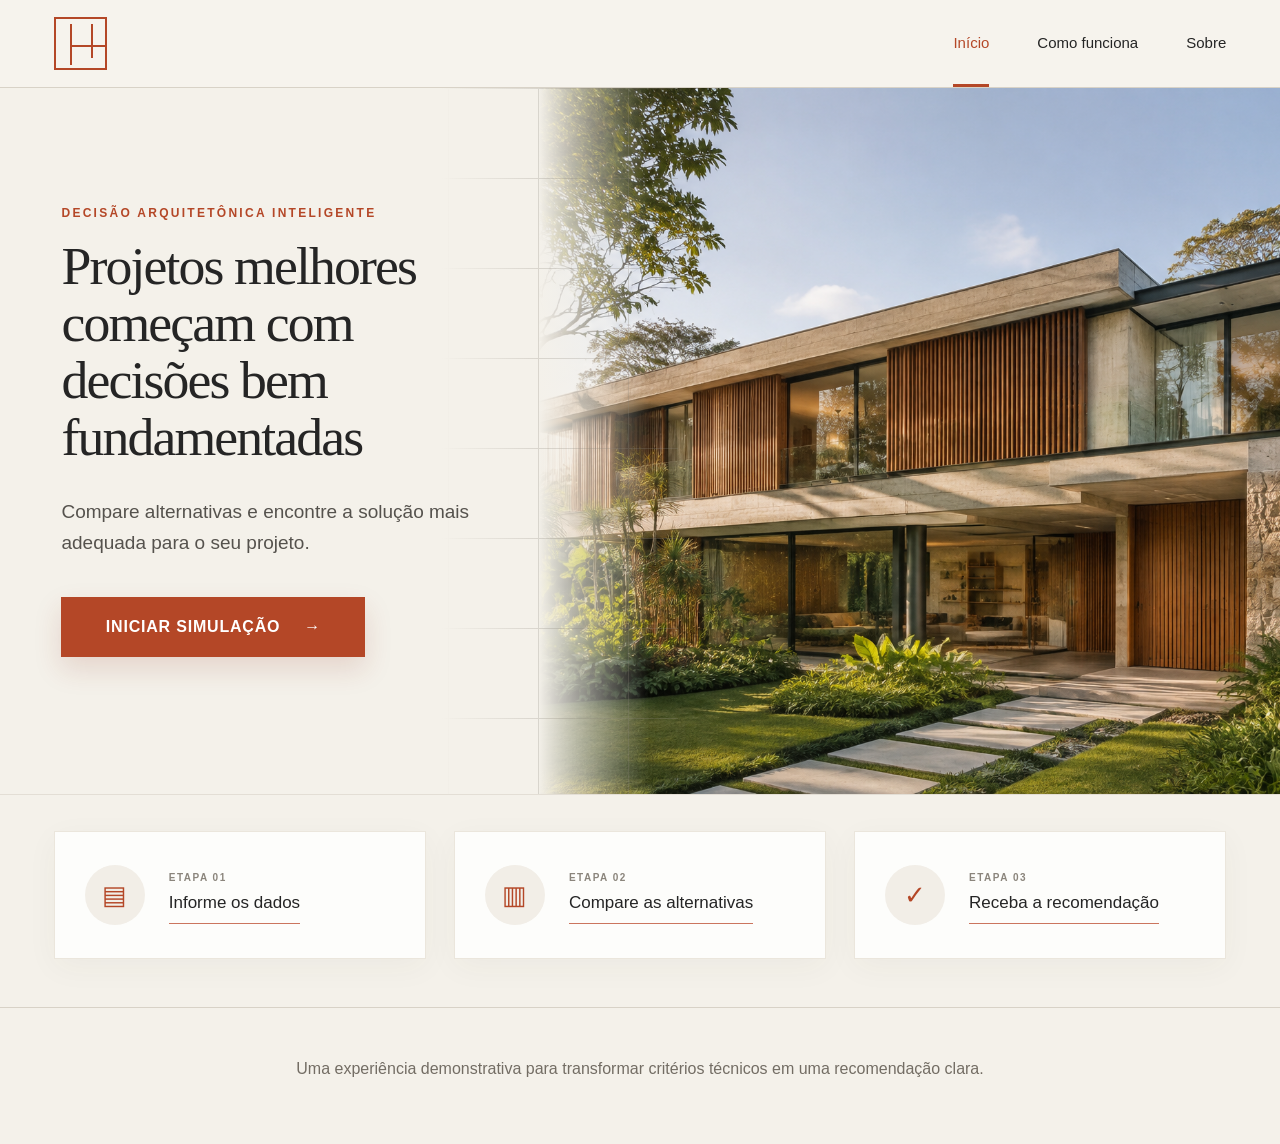
<file: index.html>
<!doctype html>
<!--
========================================================================
ARQ ESCOLHA — PÁGINA INICIAL
========================================================================
HTML define a estrutura e o conteúdo da página. Ele não calcula e não define
o acabamento visual: o CSS cuida da aparência e o JavaScript do comportamento.
========================================================================
-->
<html lang="pt-BR">
  <head>
    <!-- CONFIGURAÇÕES NÃO VISÍVEIS E METADADOS DA PÁGINA -->
    <!-- UTF-8 permite acentos e caracteres da língua portuguesa. -->
    <meta charset="UTF-8" />
    <!-- viewport faz a página adaptar sua largura a celulares e tablets. -->
    <meta name="viewport" content="width=device-width, initial-scale=1.0" />
    <!-- description resume o site para mecanismos de busca. -->
    <meta
      name="description"
      content="Compare alternativas e encontre a solução mais adequada para o seu projeto."
    />
    <title>ARQ Escolha — Soluções para seu projeto</title>
    <!-- Importa o arquivo responsável por toda a aparência da página. -->
    <link rel="stylesheet" href="css/style.css" />
  </head>
  <body>
    <!-- CABEÇALHO: contém a marca e o menu de navegação. -->
    <header class="cabecalho">
      <!-- href informa o destino do link; aria-label descreve a marca. -->
      <a class="marca" href="index.html" aria-label="ARQ Escolha"
        ><span class="logo"><i></i><i></i><i></i></span
      ></a>
      <nav aria-label="Navegação principal">
        <!-- Links iniciados por # levam a uma seção identificada por id. -->
        <a class="ativo" href="#inicio">Início</a>
        <a href="#como-funciona">Como funciona</a>
        <a href="#sobre">Sobre</a>
      </nav>
    </header>

    <!-- main delimita o conteúdo principal e único desta página. -->
    <main>
      <!-- CAPA: primeira área visual apresentada ao visitante. -->
      <section id="inicio" class="hero">
        <!-- Elemento sem texto utilizado pelo CSS como desenho decorativo. -->
        <div class="grade-tecnica"></div>
        <!-- Bloco com o título, a descrição e a chamada principal. -->
        <div class="hero-conteudo">
          <p class="sobretitulo">Decisão arquitetônica inteligente</p>
          <h1>Projetos melhores começam com decisões bem fundamentadas</h1>
          <p class="descricao">
            Compare alternativas e encontre a solução mais adequada para o seu
            projeto.
          </p>
          <!-- Abre a segunda página do projeto. -->
          <a class="botao-principal" href="simulador.html"
            >Iniciar simulação <span>→</span></a
          >
        </div>
        <!-- A imagem é aplicada pelo CSS; role e aria-label dão significado acessível. -->
        <div
          class="hero-imagem"
          role="img"
          aria-label="Casa contemporânea em concreto, madeira e vidro"
        ></div>
      </section>

      <!-- COMO FUNCIONA: três artigos independentes descrevem as etapas. -->
      <section id="como-funciona" class="etapas">
        <article>
          <span class="icone">▤</span>
          <div>
            <small>Etapa 01</small>
            <h2>Informe os dados</h2>
          </div>
        </article>
        <article>
          <span class="icone">▥</span>
          <div>
            <small>Etapa 02</small>
            <h2>Compare as alternativas</h2>
          </div>
        </article>
        <article>
          <span class="icone">✓</span>
          <div>
            <small>Etapa 03</small>
            <h2>Receba a recomendação</h2>
          </div>
        </article>
      </section>

      <!-- SOBRE: explicação curta do objetivo demonstrativo. -->
      <section id="sobre" class="sobre">
        <p>
          Uma experiência demonstrativa para transformar critérios técnicos em
          uma recomendação clara.
        </p>
      </section>
    </main>
  </body>
</html>
</file>
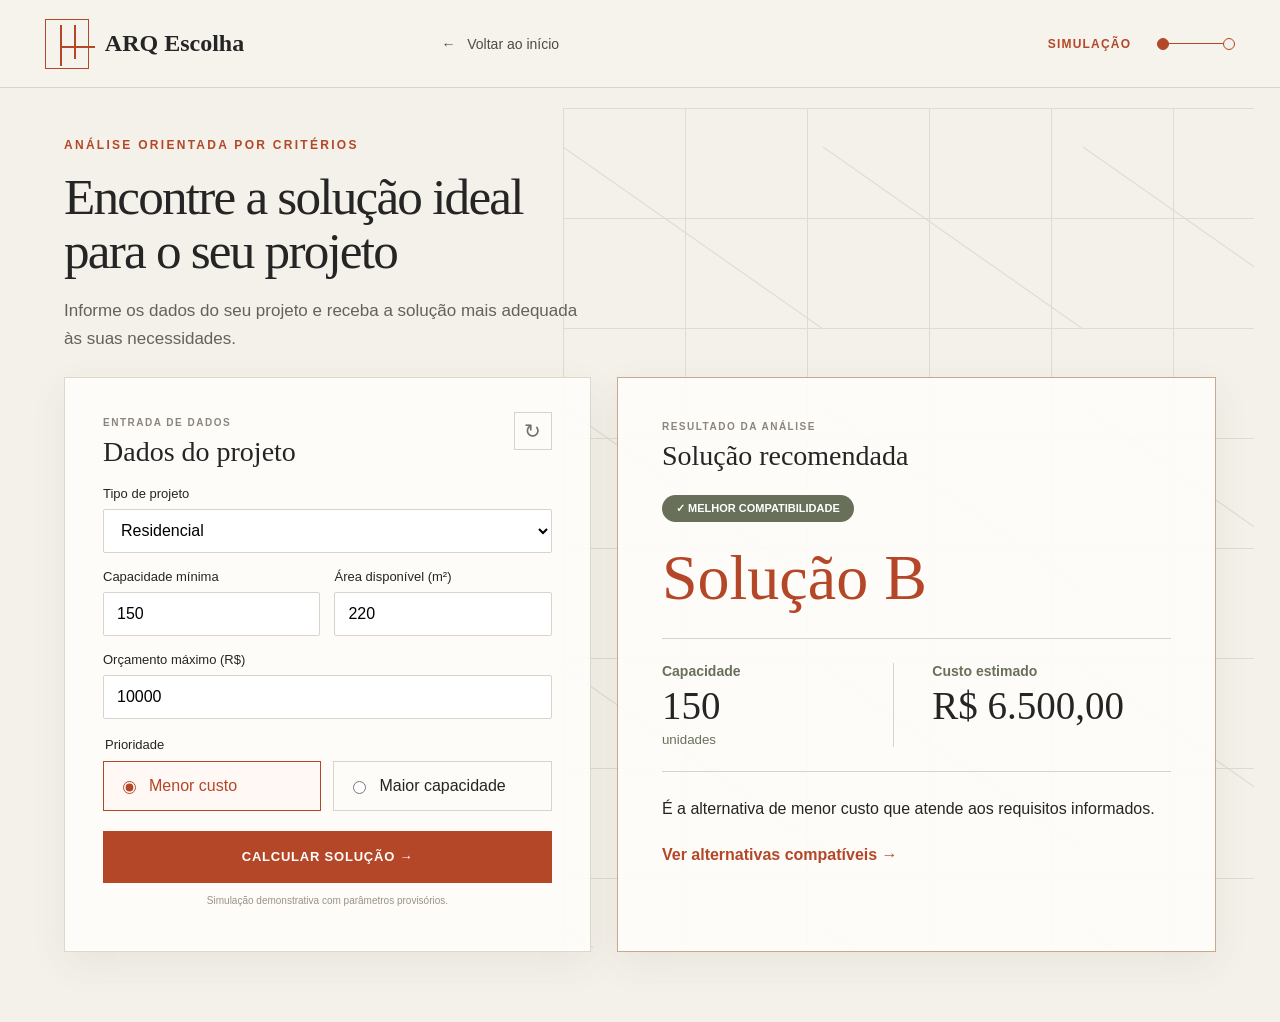
<file: simulador.html>
<!doctype html>
<!--
========================================================================
ARQ ESCOLHA — PÁGINA DO SIMULADOR
========================================================================
Esta página contém o formulário utilizado como entrada, a área de saída e as
ligações com o CSS e o JavaScript.
========================================================================
-->
<html lang="pt-BR">
  <head>
    <!-- METADADOS E ARQUIVOS EXTERNOS -->
    <meta charset="UTF-8" />
    <meta name="viewport" content="width=device-width, initial-scale=1.0" />
    <title>Simulador — ARQ Escolha</title>
    <link rel="stylesheet" href="css/style.css" />
    <!--
    defer adia a execução até o HTML ser interpretado. Assim, o JavaScript
    consegue localizar elementos como #formulario e #capacidade.
    -->
    <script src="js/simulador.js" defer></script>
  </head>
  <body class="pagina-simulador">
    <!-- CABEÇALHO DA SEGUNDA PÁGINA -->
    <header class="cabecalho-simulador">
      <a class="marca-completa" href="index.html"
        ><span class="logo pequeno"><i></i><i></i><i></i></span
        ><strong>ARQ Escolha</strong></a
      >
      <a class="voltar" href="index.html">← &nbsp; Voltar ao início</a>
      <div class="progresso">
        <strong>Simulação</strong><span><i></i><i></i></span>
      </div>
    </header>

    <!-- CONTEÚDO PRINCIPAL DO SIMULADOR -->
    <main class="simulador">
      <!-- Elemento decorativo que recebe uma planta técnica pelo CSS. -->
      <div class="planta-fundo"></div>
      <!-- Apresenta o objetivo do formulário. -->
      <section class="introducao">
        <p class="sobretitulo">Análise orientada por critérios</p>
        <h1>Encontre a solução ideal<br />para o seu projeto</h1>
        <p>
          Informe os dados do seu projeto e receba a solução mais adequada às
          suas necessidades.
        </p>
      </section>

      <!-- Grade com duas colunas: formulário e resultado. -->
      <section class="area-calculo">
        <!--
        FORMULÁRIO DE ENTRADA
        id="formulario" permite ao JavaScript localizar o elemento.
        O evento submit será interceptado para impedir o recarregamento.
        -->
        <form id="formulario" class="cartao formulario">
          <div class="titulo-cartao">
            <div>
              <small>Entrada de dados</small>
              <h2>Dados do projeto</h2>
            </div>
            <!-- type="button" evita que este botão envie o formulário. -->
            <button
              id="botao-redefinir"
              class="redefinir"
              type="button"
              title="Restaurar valores"
            >
              ↻
            </button>
          </div>

          <!--
          select apresenta uma lista de escolhas. Cada option possui um valor
          interno em value e um texto visível ao usuário.
          -->
          <label for="tipo-projeto">Tipo de projeto</label>
          <select id="tipo-projeto">
            <option value="residencial">Residencial</option>
            <option value="comercial">Comercial</option>
            <option value="institucional">Institucional</option>
          </select>

          <!-- Inputs numéricos: min impede números menores que 1 pela interface. -->
          <div class="linha-campos">
            <div>
              <label for="capacidade">Capacidade mínima</label
              ><input id="capacidade" type="number" min="1" value="150" />
            </div>
            <div>
              <label for="area">Área disponível (m²)</label
              ><input id="area" type="number" min="1" value="220" />
            </div>
          </div>

          <label for="orcamento">Orçamento máximo (R$)</label>
          <input id="orcamento" type="number" min="1" value="10000" />

          <!-- fieldset agrupa campos relacionados; legend nomeia o grupo. -->
          <fieldset>
            <legend>Prioridade</legend>
            <div class="prioridades">
              <label class="opcao selecionada"
                ><input type="radio" name="prioridade" value="custo" checked />
                Menor custo</label
              >
              <label class="opcao"
                ><input type="radio" name="prioridade" value="capacidade" />
                Maior capacidade</label
              >
            </div>
          </fieldset>

          <!-- type="submit" dispara o evento submit registrado no JavaScript. -->
          <button class="botao-calcular" type="submit">
            Calcular solução <span>→</span>
          </button>
          <p class="observacao">
            Simulação demonstrativa com parâmetros provisórios.
          </p>
        </form>

        <!--
        ÁREA DE SAÍDA
        aria-live="polite" informa tecnologias assistivas quando o conteúdo muda.
        O JavaScript insere o resultado dentro de #conteudo-resultado.
        -->
        <article id="resultado" class="cartao resultado" aria-live="polite">
          <small>Resultado da análise</small>
          <h2>Solução recomendada</h2>
          <div id="conteudo-resultado"></div>
        </article>
      </section>
    </main>
  </body>
</html>
              <!--
              Radios com o mesmo name pertencem ao mesmo grupo, permitindo
              somente uma prioridade marcada por vez. checked define a inicial.
              -->
</file>
<file: css/style.css>
/*
========================================================================
ARQ ESCOLHA — FOLHA DE ESTILOS
========================================================================

O CSS controla a aparência e a disposição dos elementos HTML.

FORMA DE UMA REGRA:

  seletor {
    propriedade: valor;
  }

- seletor: informa quais elementos serão estilizados;
- propriedade: característica que será alterada;
- valor: configuração aplicada à propriedade.

SELETORES UTILIZADOS:
- .classe       seleciona elementos por class;
- #identificador seleciona por id;
- elemento      seleciona uma tag HTML;
- A B           seleciona B que está dentro de A;
- A:hover       seleciona A quando o mouse está sobre ele;
- A::after      cria um elemento visual complementar;
- @media        aplica regras conforme a largura da tela.
========================================================================
*/

/* ---------------------------------------------------------------------
   1. VARIÁVEIS DE CORES
   :root representa o nível principal do documento.
   --nome cria uma variável reutilizável por meio de var(--nome).
   --------------------------------------------------------------------- */
:root {
  --papel: #f4f1ea;
  --texto: #252525;
  --terracota: #b44727;
  --oliva: #68705a;
  --borda: #d8d2c7;
  --branco: #fff;
}

/* ---------------------------------------------------------------------
   2. NORMALIZAÇÃO E CONFIGURAÇÕES GERAIS
   * seleciona todos os elementos.
   border-box inclui padding e borda dentro da largura definida.
   --------------------------------------------------------------------- */
* {
  box-sizing: border-box;
}
html {
  scroll-behavior: smooth;
}
body {
  margin: 0;
  background: var(--papel);
  color: var(--texto);
  font-family: Arial, Helvetica, sans-serif;
  background-image: radial-gradient(#8e887d22 0.7px, transparent 0.7px);
  background-size: 6px 6px;
}
a {
  color: inherit;
  text-decoration: none;
}
button,
input,
select {
  font: inherit;
}

/* ---------------------------------------------------------------------
   3. CABEÇALHO DA PÁGINA INICIAL
   display:flex posiciona logo e menu na mesma linha.
   z-index controla qual elemento aparece visualmente por cima.
   --------------------------------------------------------------------- */
.cabecalho {
  height: 88px;
  padding: 0 4.2vw;
  display: flex;
  align-items: center;
  justify-content: space-between;
  border-bottom: 1px solid var(--borda);
  background: #f7f4edee;
  position: relative;
  z-index: 5;
}
.cabecalho nav {
  height: 100%;
  display: flex;
  gap: 3rem;
  align-items: center;
  font-size: 15px;
}
.cabecalho nav a {
  height: 100%;
  display: flex;
  align-items: center;
  border-bottom: 3px solid transparent;
}
.cabecalho nav a:hover,
.cabecalho nav .ativo {
  color: var(--terracota);
  border-color: var(--terracota);
}

/* ---------------------------------------------------------------------
   4. LOGOTIPO GEOMÉTRICO
   O contorno vem de .logo. Os três elementos <i> formam as linhas.
   position:absolute permite posicioná-los dentro do logo.
   nth-child seleciona cada <i> conforme sua posição.
   --------------------------------------------------------------------- */
.logo {
  width: 53px;
  height: 53px;
  border: 2px solid var(--terracota);
  position: relative;
  display: block;
}
.logo i {
  position: absolute;
  background: var(--terracota);
}
.logo i:nth-child(1) {
  width: 2px;
  height: 41px;
  left: 14px;
  top: 5px;
}
.logo i:nth-child(2) {
  height: 2px;
  width: 35px;
  left: 14px;
  top: 26px;
}
.logo i:nth-child(3) {
  width: 2px;
  height: 34px;
  right: 12px;
  top: 5px;
}

/* ---------------------------------------------------------------------
   5. CAPA PRINCIPAL
   display:grid divide a área entre conteúdo textual e imagem.
   minmax(430px, 42%) reserva uma largura mínima para o texto.
   clamp() cria tamanho fluido com mínimo, valor ideal e máximo.
   --------------------------------------------------------------------- */
.hero {
  min-height: 706px;
  display: grid;
  grid-template-columns: minmax(430px, 42%) 1fr;
  position: relative;
}
.hero-conteudo {
  position: relative;
  z-index: 2;
  padding: 118px 4.8vw 78px;
  display: flex;
  flex-direction: column;
  align-items: flex-start;
  background: linear-gradient(90deg, var(--papel) 82%, transparent);
}
.sobretitulo {
  color: var(--terracota) !important;
  font-size: 12px !important;
  text-transform: uppercase;
  letter-spacing: 0.19em;
  font-weight: 700;
  margin: 0 0 18px !important;
}
.hero h1,
.introducao h1 {
  font-family: Georgia, "Times New Roman", serif;
  font-size: clamp(50px, 4.2vw, 72px);
  line-height: 1.06;
  font-weight: 400;
  letter-spacing: -0.035em;
  margin: 0;
}
.descricao {
  font-size: 19px;
  line-height: 1.65;
  color: #55524d;
  max-width: 490px;
  margin: 30px 0 38px;
}
.botao-principal {
  display: flex;
  align-items: center;
  justify-content: center;
  gap: 24px;
  min-width: 304px;
  padding: 21px 30px;
  background: var(--terracota);
  color: #fff;
  text-transform: uppercase;
  letter-spacing: 0.05em;
  font-weight: 700;
  box-shadow: 0 12px 28px #8b301c26;
  transition: 0.2s;
}
.botao-principal:hover {
  transform: translateY(-2px);
  background: #93391f;
}
.hero-imagem {
  min-height: 706px;
  background: url("../assets/casa-contemporanea.png") center/cover no-repeat;
  position: relative;
}
.hero-imagem:after {
  content: "";
  position: absolute;
  inset: 0;
  background: linear-gradient(90deg, var(--papel), transparent 15%);
}
.grade-tecnica {
  position: absolute;
  z-index: 1;
  inset: 0 47% 0 28%;
  opacity: 0.25;
  background-image:
    linear-gradient(#8c867b 1px, transparent 1px),
    linear-gradient(90deg, #8c867b 1px, transparent 1px);
  background-size: 90px 90px;
}

/* ---------------------------------------------------------------------
   6. ETAPAS E SEÇÃO SOBRE
   A grade cria três colunas iguais com repeat(3, 1fr).
   article representa cada cartão individual.
   --------------------------------------------------------------------- */
.etapas {
  padding: 36px 4.2vw 48px;
  display: grid;
  grid-template-columns: repeat(3, 1fr);
  gap: 28px;
  border-top: 1px solid #e3ded5;
}
.etapas article {
  min-height: 128px;
  padding: 28px 30px;
  display: flex;
  align-items: center;
  gap: 24px;
  background: #ffffffd6;
  box-shadow: 0 8px 30px #4e44360b;
  border: 1px solid #ebe6dc;
}
.icone {
  width: 60px;
  height: 60px;
  display: grid;
  place-items: center;
  border-radius: 50%;
  background: #f2eee7;
  color: var(--terracota);
  font-size: 26px;
}
.etapas small,
.cartao > small,
.titulo-cartao small {
  color: #8b857c;
  text-transform: uppercase;
  letter-spacing: 0.15em;
  font-size: 10px;
  font-weight: 700;
}
.etapas h2 {
  font-size: 17px;
  margin: 8px 0 0;
  font-weight: 500;
  padding-bottom: 10px;
  border-bottom: 1px solid #cb755e;
}
.sobre {
  text-align: center;
  padding: 36px 5vw 50px;
  color: #736d64;
  border-top: 1px solid var(--borda);
}

/* ---------------------------------------------------------------------
   7. CABEÇALHO DO SIMULADOR
   grid-template-columns cria três áreas: marca, retorno e progresso.
   justify-self posiciona um item dentro da própria célula da grade.
   --------------------------------------------------------------------- */
.cabecalho-simulador {
  height: 88px;
  padding: 0 3.5vw;
  display: grid;
  grid-template-columns: 1fr 1fr 1fr;
  align-items: center;
  border-bottom: 1px solid var(--borda);
  background: #f7f4edec;
  position: relative;
  z-index: 3;
}
.marca-completa {
  display: flex;
  align-items: center;
  gap: 16px;
  font:
    24px Georgia,
    serif;
}
.logo.pequeno {
  width: 44px;
  height: 50px;
  border-width: 1.5px;
}
.voltar {
  display: flex;
  font-size: 14px;
  color: #4e4a45;
}
.progresso {
  justify-self: end;
  display: flex;
  align-items: center;
  gap: 26px;
  color: var(--terracota);
  text-transform: uppercase;
  font-size: 12px;
  letter-spacing: 0.1em;
}
.progresso > span {
  width: 78px;
  height: 1px;
  background: var(--terracota);
  position: relative;
}
.progresso i {
  width: 12px;
  height: 12px;
  border-radius: 50%;
  position: absolute;
  top: -5px;
  border: 1px solid var(--terracota);
  background: var(--papel);
}
.progresso i:first-child {
  left: 0;
  background: var(--terracota);
}
.progresso i:last-child {
  right: 0;
}

/* ---------------------------------------------------------------------
   8. ESTRUTURA PRINCIPAL DO SIMULADOR
   A planta-fundo é apenas decorativa.
   area-calculo cria as colunas do formulário e do resultado.
   --------------------------------------------------------------------- */
.simulador {
  position: relative;
  padding-bottom: 70px;
  overflow: hidden;
}
.planta-fundo {
  position: absolute;
  right: 2vw;
  top: 20px;
  width: 54%;
  height: 90%;
  opacity: 0.2;
  background-image:
    linear-gradient(#8c867b 1px, transparent 1px),
    linear-gradient(90deg, #8c867b 1px, transparent 1px),
    linear-gradient(35deg, transparent 49.7%, #8c867b 50%, transparent 50.3%);
  background-size:
    122px 110px,
    122px 110px,
    260px 260px;
}
.introducao {
  position: relative;
  z-index: 1;
  max-width: 1380px;
  margin: auto;
  padding: 50px 5vw 24px;
}
.introducao h1 {
  font-size: clamp(43px, 4vw, 64px);
}
.introducao > p:last-child {
  max-width: 530px;
  font-size: 17px;
  line-height: 1.65;
  color: #66615a;
  margin: 18px 0 0;
}
.area-calculo {
  position: relative;
  z-index: 2;
  max-width: 1380px;
  margin: auto;
  padding: 0 5vw;
  display: grid;
  grid-template-columns: minmax(430px, 0.95fr) minmax(500px, 1.08fr);
  gap: 26px;
}

/* ---------------------------------------------------------------------
   9. ESTILO COMPARTILHADO DOS CARTÕES
   A classe .cartao é usada tanto no formulário quanto no resultado.
   Isso evita repetir as mesmas propriedades.
   --------------------------------------------------------------------- */
.cartao {
  background: #fffdfae8;
  border: 1px solid #ded7cb;
  box-shadow: 0 12px 35px #56493912;
  padding: 34px 38px;
  min-height: 575px;
}
.titulo-cartao {
  display: flex;
  justify-content: space-between;
  margin-bottom: 18px;
}
.titulo-cartao h2,
.resultado h2 {
  font:
    400 28px Georgia,
    serif;
  margin: 6px 0 0;
}
.redefinir {
  width: 38px;
  height: 38px;
  border: 1px solid var(--borda);
  background: transparent;
  cursor: pointer;
  color: #756e65;
  font-size: 20px;
}

/* ---------------------------------------------------------------------
   10. CAMPOS DO FORMULÁRIO
   :focus estiliza o campo ativo.
   fieldset e legend agrupam semanticamente as prioridades.
   --------------------------------------------------------------------- */
.formulario > label,
.linha-campos label {
  display: block;
  font-size: 13px;
  margin: 16px 0 8px;
}
.formulario input,
.formulario select {
  width: 100%;
  height: 44px;
  border: 1px solid #d9d3ca;
  border-radius: 2px;
  background: #fff;
  padding: 0 13px;
  outline: none;
}
.formulario input:focus,
.formulario select:focus {
  border-color: var(--terracota);
  box-shadow: 0 0 0 2px #b4472716;
}
.linha-campos {
  display: grid;
  grid-template-columns: 1fr 1fr;
  gap: 14px;
}
.formulario fieldset {
  border: 0;
  padding: 0;
  margin: 18px 0 0;
}
.formulario legend {
  font-size: 13px;
  margin-bottom: 9px;
}
.prioridades {
  display: grid;
  grid-template-columns: 1fr 1fr;
  gap: 12px;
}
.opcao {
  display: flex;
  align-items: center;
  gap: 10px;
  height: 50px;
  border: 1px solid #d9d3ca;
  padding: 0 14px;
  cursor: pointer;
}
.opcao input {
  width: auto;
  height: auto;
  accent-color: var(--terracota);
}
.opcao.selecionada {
  border-color: var(--terracota);
  color: var(--terracota);
  background: #fff8f4;
}

/* ---------------------------------------------------------------------
   11. BOTÃO DE CÁLCULO E OBSERVAÇÃO
   :hover cria resposta visual quando o mouse passa sobre o botão.
   cursor:pointer informa visualmente que o elemento pode ser selecionado.
   --------------------------------------------------------------------- */
.botao-calcular {
  width: 100%;
  height: 52px;
  margin-top: 20px;
  border: 0;
  background: var(--terracota);
  color: #fff;
  text-transform: uppercase;
  font-size: 13px;
  letter-spacing: 0.06em;
  font-weight: 700;
  cursor: pointer;
}
.botao-calcular:hover {
  background: #93391f;
}
.observacao {
  text-align: center;
  color: #999187;
  font-size: 10px;
  margin: 12px 0 0;
}

/* ---------------------------------------------------------------------
   12. ÁREA DE RESULTADO
   As classes abaixo estilizam o conteúdo criado dinamicamente pelo JS.
   grid-template-columns divide as duas métricas em colunas.
   --------------------------------------------------------------------- */
.resultado {
  border-color: #c9a98e;
  padding: 38px 44px;
}
.compatibilidade {
  display: inline-flex;
  margin-top: 23px;
  padding: 7px 14px;
  border-radius: 20px;
  background: var(--oliva);
  color: #fff;
  text-transform: uppercase;
  font-size: 11px;
  font-weight: 700;
}
.resultado h3 {
  font:
    400 64px Georgia,
    serif;
  color: var(--terracota);
  line-height: 1;
  margin: 24px 0 28px;
}
.metricas {
  display: grid;
  grid-template-columns: 1fr 1.2fr;
  padding: 24px 0;
  border-top: 1px solid var(--borda);
  border-bottom: 1px solid var(--borda);
}
.metricas > div {
  display: flex;
  flex-direction: column;
  gap: 4px;
}
.metricas > div + div {
  border-left: 1px solid var(--borda);
  padding-left: 38px;
}
.metricas span {
  color: var(--oliva);
  font-size: 14px;
  font-weight: 700;
}
.metricas strong {
  font:
    400 39px Georgia,
    serif;
  white-space: nowrap;
}
.metricas small {
  color: var(--oliva);
}
.resultado #conteudo-resultado > p {
  line-height: 1.55;
  margin: 25px 0;
}
.resultado #conteudo-resultado > button {
  border: 0;
  background: none;
  padding: 0;
  color: var(--terracota);
  font-weight: 700;
  cursor: pointer;
}
.sem-resultado {
  border-top: 1px solid var(--borda);
  margin-top: 28px;
  padding-top: 50px;
}
.sem-resultado h3 {
  font-size: 38px;
  margin: 0 0 20px;
}
.sem-resultado p {
  line-height: 1.6;
  color: #5e5952;
}
.sem-resultado span {
  color: #888178;
  font-size: 13px;
}

/* ---------------------------------------------------------------------
   13. RESPONSIVIDADE — TABLETS E CELULARES
   As media queries sobrescrevem regras quando a tela fica menor.
   Em até 900px, duas ou três colunas passam a formar uma única coluna.
   --------------------------------------------------------------------- */
@media (max-width: 900px) {
  .cabecalho {
    height: 72px;
  }
  .cabecalho nav a:not(.ativo) {
    display: none;
  }
  .logo {
    transform: scale(0.78);
    transform-origin: left;
  }
  .hero {
    grid-template-columns: 1fr;
  }
  .hero-conteudo {
    padding: 68px 7vw 55px;
    background: linear-gradient(var(--papel) 92%, transparent);
  }
  .hero h1 {
    font-size: clamp(43px, 11vw, 62px);
  }
  .hero-imagem {
    min-height: 440px;
  }
  .etapas {
    grid-template-columns: 1fr;
    padding: 25px 6vw;
  }
  .cabecalho-simulador {
    height: 75px;
    grid-template-columns: 1fr auto;
  }
  .voltar {
    display: none;
  }
  .progresso {
    gap: 12px;
  }
  .introducao {
    padding: 42px 6vw 22px;
  }
  .area-calculo {
    grid-template-columns: 1fr;
    padding: 0 6vw;
  }
  .cartao {
    min-height: auto;
  }
}

/* Em até 560px, tamanhos e espaçamentos são reduzidos para celulares. */
@media (max-width: 560px) {
  .hero-conteudo {
    padding-top: 55px;
  }
  .hero h1 {
    font-size: 43px;
  }
  .descricao {
    font-size: 16px;
  }
  .botao-principal {
    min-width: 100%;
  }
  .hero-imagem {
    min-height: 330px;
  }
  .introducao h1 {
    font-size: 39px;
  }
  .introducao h1 br {
    display: none;
  }
  .cartao {
    padding: 28px 22px;
  }
  .linha-campos,
  .prioridades,
  .metricas {
    grid-template-columns: 1fr;
  }
  .metricas {
    gap: 20px;
  }
  .metricas > div + div {
    border-left: 0;
    border-top: 1px solid var(--borda);
    padding: 20px 0 0;
  }
  .resultado h3 {
    font-size: 48px;
  }
}
</file>
